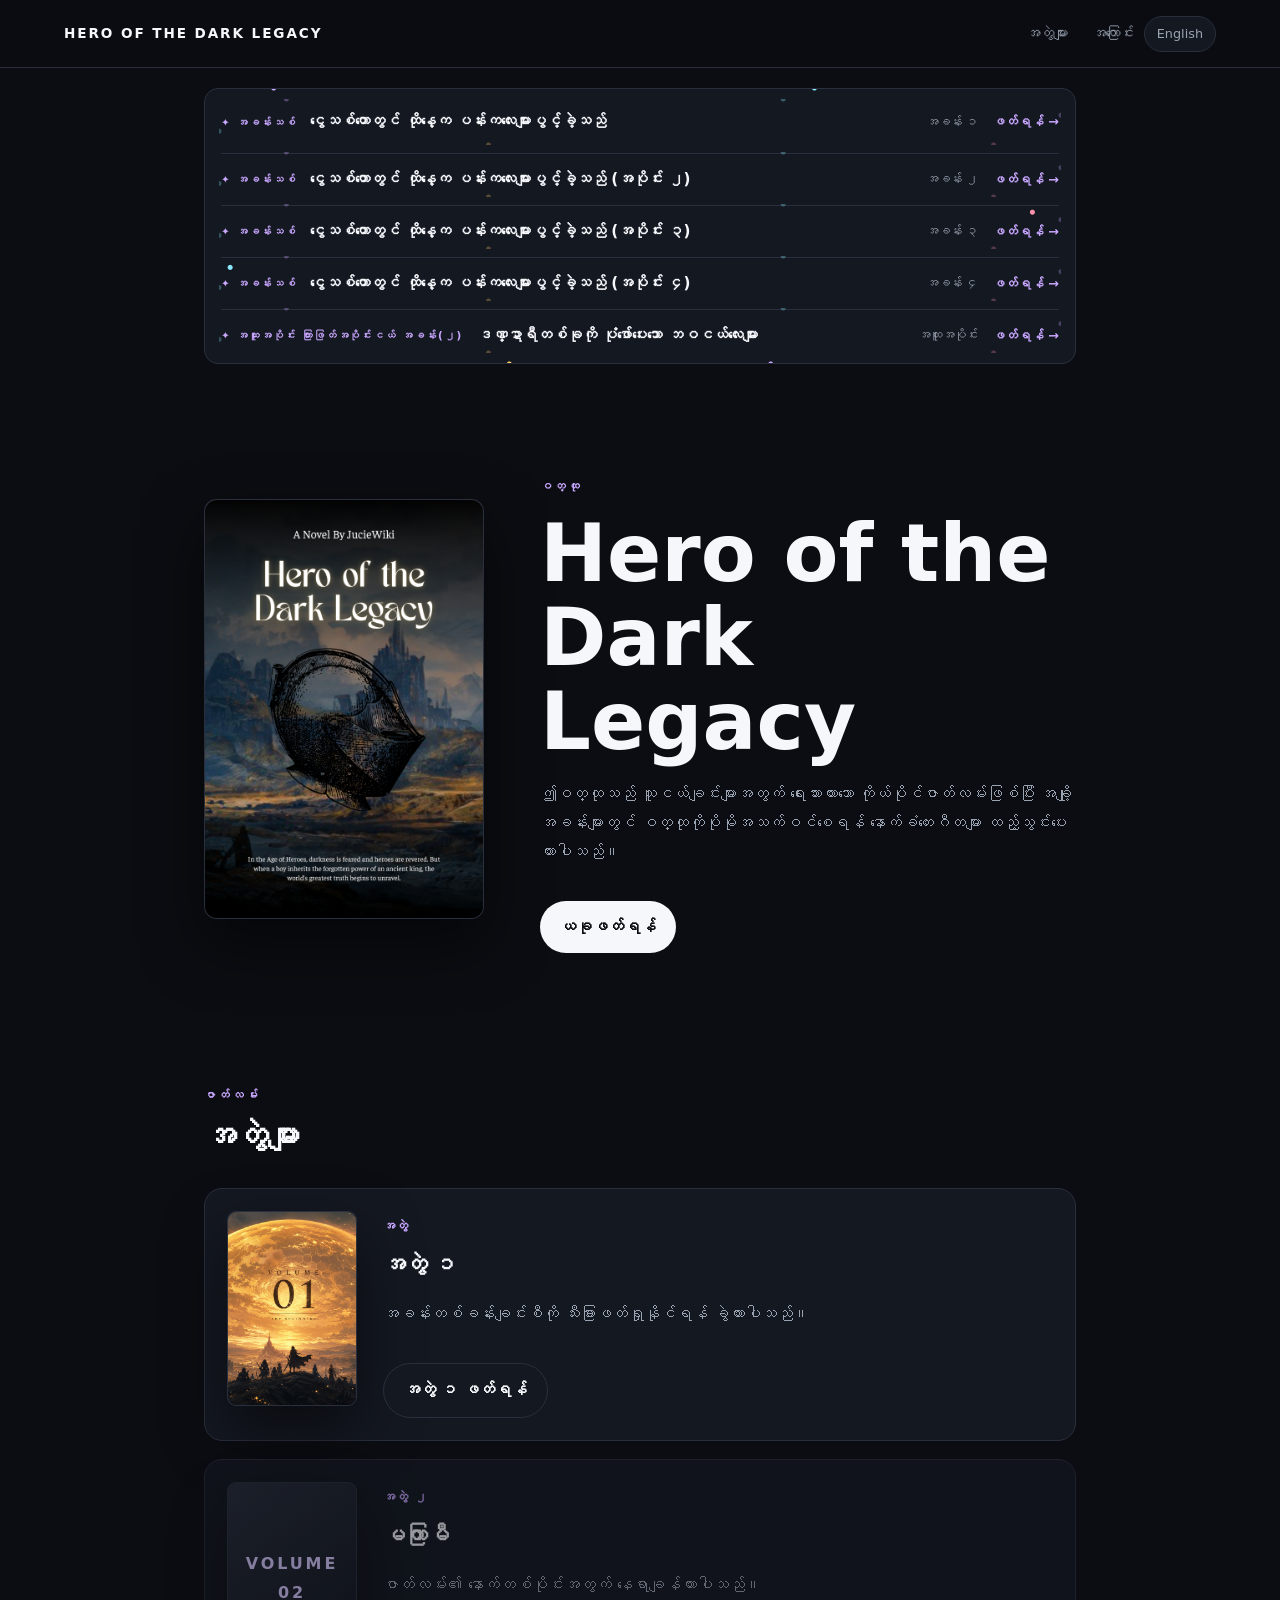
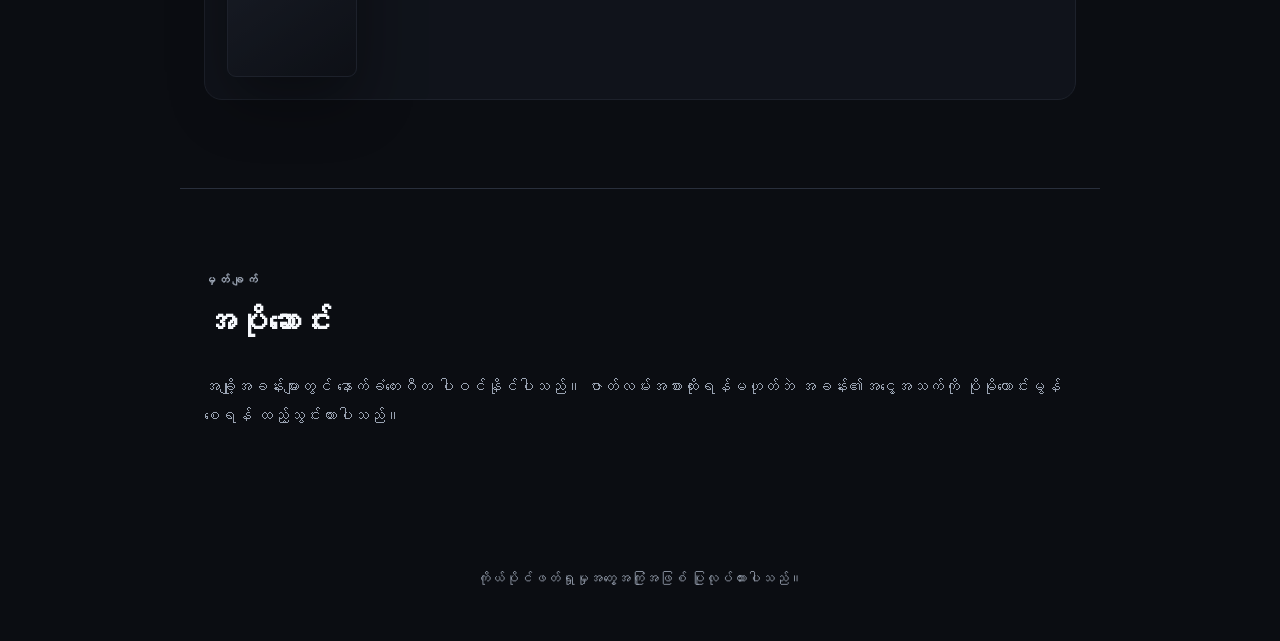
<file: index.html>
<!doctype html>
<html lang="my">
<head>
  <meta charset="utf-8">
  <meta name="viewport" content="width=device-width,initial-scale=1">
  <meta name="theme-color" content="#111827">
  <title>My Novel</title>
  <link rel="stylesheet" href="css/style.css">
  <link rel="manifest" href="manifest.webmanifest">
  <link rel="apple-touch-icon" href="assests/1.png">


<style id="mobile-alignment-fix">
@media (max-width: 600px) {
  .book-cover, .cover, .book, .hero img {
    margin-left: auto;
    margin-right: auto;
  }
  .read-volume, .read-now {
    margin-left: auto;
    margin-right: auto;
  }
}
</style>
</head>
<body>
  <header class="site-header">
    <a class="brand" href="index.html">HERO OF THE DARK LEGACY</a>
    <div class="header-actions">
      <nav id="nav">
        <a href="#volumes" data-i18n="volumes">Volumes</a>
        <a href="#about" data-i18n="about">About</a>
      </nav>
      <button class="language-btn" id="languageBtn" type="button">မြန်မာ</button>
      <button class="menu-btn" id="menuBtn" aria-label="Open menu" data-i18n-aria="openMenu">☰</button>
    </div>
  </header>

  <main>
    <section id="newChapterAnnouncement" class="section new-chapter-section" hidden>
  <div class="new-chapter-card">
    <p class="eyebrow" id="newChapterLabel">✦ NEW EPISODE</p>

    <h2 id="newChapterTitle"></h2>

    <p id="newChapterDescription"></p>

    <a class="secondary-btn" id="newChapterButton" href="#">
      Read Chapter→
    </a>
  </div>
</section>

    <section class="hero">
      <div class="book-cover">
        <img src="./assests/1.png" alt="My Novel book cover">
      </div>
      <div class="hero-copy">
        <p class="eyebrow" data-i18n="aNovel">A NOVEL</p>
        <h1>Hero of the Dark Legacy</h1>
        <p class="description" data-i18n="description">A personal story written for friends, with optional music for selected scenes.</p>
        <a class="primary-btn" href="#volumes" data-i18n="readNow">Read Now</a>
      </div>
    </section>

    <section id="continueReading" class="section continue-reading-section" hidden>
      <div class="section-heading">
        <p data-i18n="eyebrowContinueReading" class="eyebrow">CONTINUE READING</p>
        <h2 data-i18n="continueReading">Continue Reading</h2>
      </div>
    
      <div class="continue-reading-card">
        <div>
          <span data-i18n="volumeOne" class="volume-number">VOLUME 01</span>
          <h3 id="continueChapterTitle"></h3>
          <p id="continueChapterSubtitle"></p>
        </div>
      
        <a class="secondary-btn" id="continueReadingBtn" href="#">
          Continue →
        </a>
      </div>
    </section>

    

    <section id="volumes" class="section">
      <div class="section-heading">
        <p class="eyebrow" data-i18n="story">THE STORY</p>
        <h2 data-i18n="volumes">Volumes</h2>
      </div>

      <article class="volume-card">
        <div class="mini-cover">
            <img src="./assests/volume1.png" alt="Volume 01 cover">
        </div>
        <div class="volume-info">
          <span class="volume-number" data-i18n="volume">Volume 01</span>
          <h3 data-i18n="volumeOne">Volume One</h3>
          <p data-i18n="chapterLoaded">Each chapter is loaded separately for a cleaner reading experience.</p>
          <a class="secondary-btn" href="chapters/volume-01.html" data-i18n="readVolume">Read Volume 01</a>
        </div>
      </article>

      <article class="volume-card coming-soon">
        <div class="mini-cover">VOLUME<br>02</div>
        <div class="volume-info">
          <span class="volume-number" data-i18n="volumeTwo">Volume 02</span>
          <h3 data-i18n="comingLater">Coming Later</h3>
          <p data-i18n="nextPart">A space ready for the next part of the story.</p>
        </div>
      </article>
    </section>

    <section id="about" class="section about">
      <p class="eyebrow" data-i18n="note">NOTE</p>
      <h2 data-i18n="extra">A little extra</h2>
      <p data-i18n="aboutText">Some scenes may include optional background music. It is designed to add atmosphere, not replace the story.</p>
    </section>
  </main>

  <footer data-i18n="footer">Made as a personal reading experience.</footer>
  <script src="js/i18n.js"></script>
  <script src="js/app.js"></script>
</body>
</html>
</file>
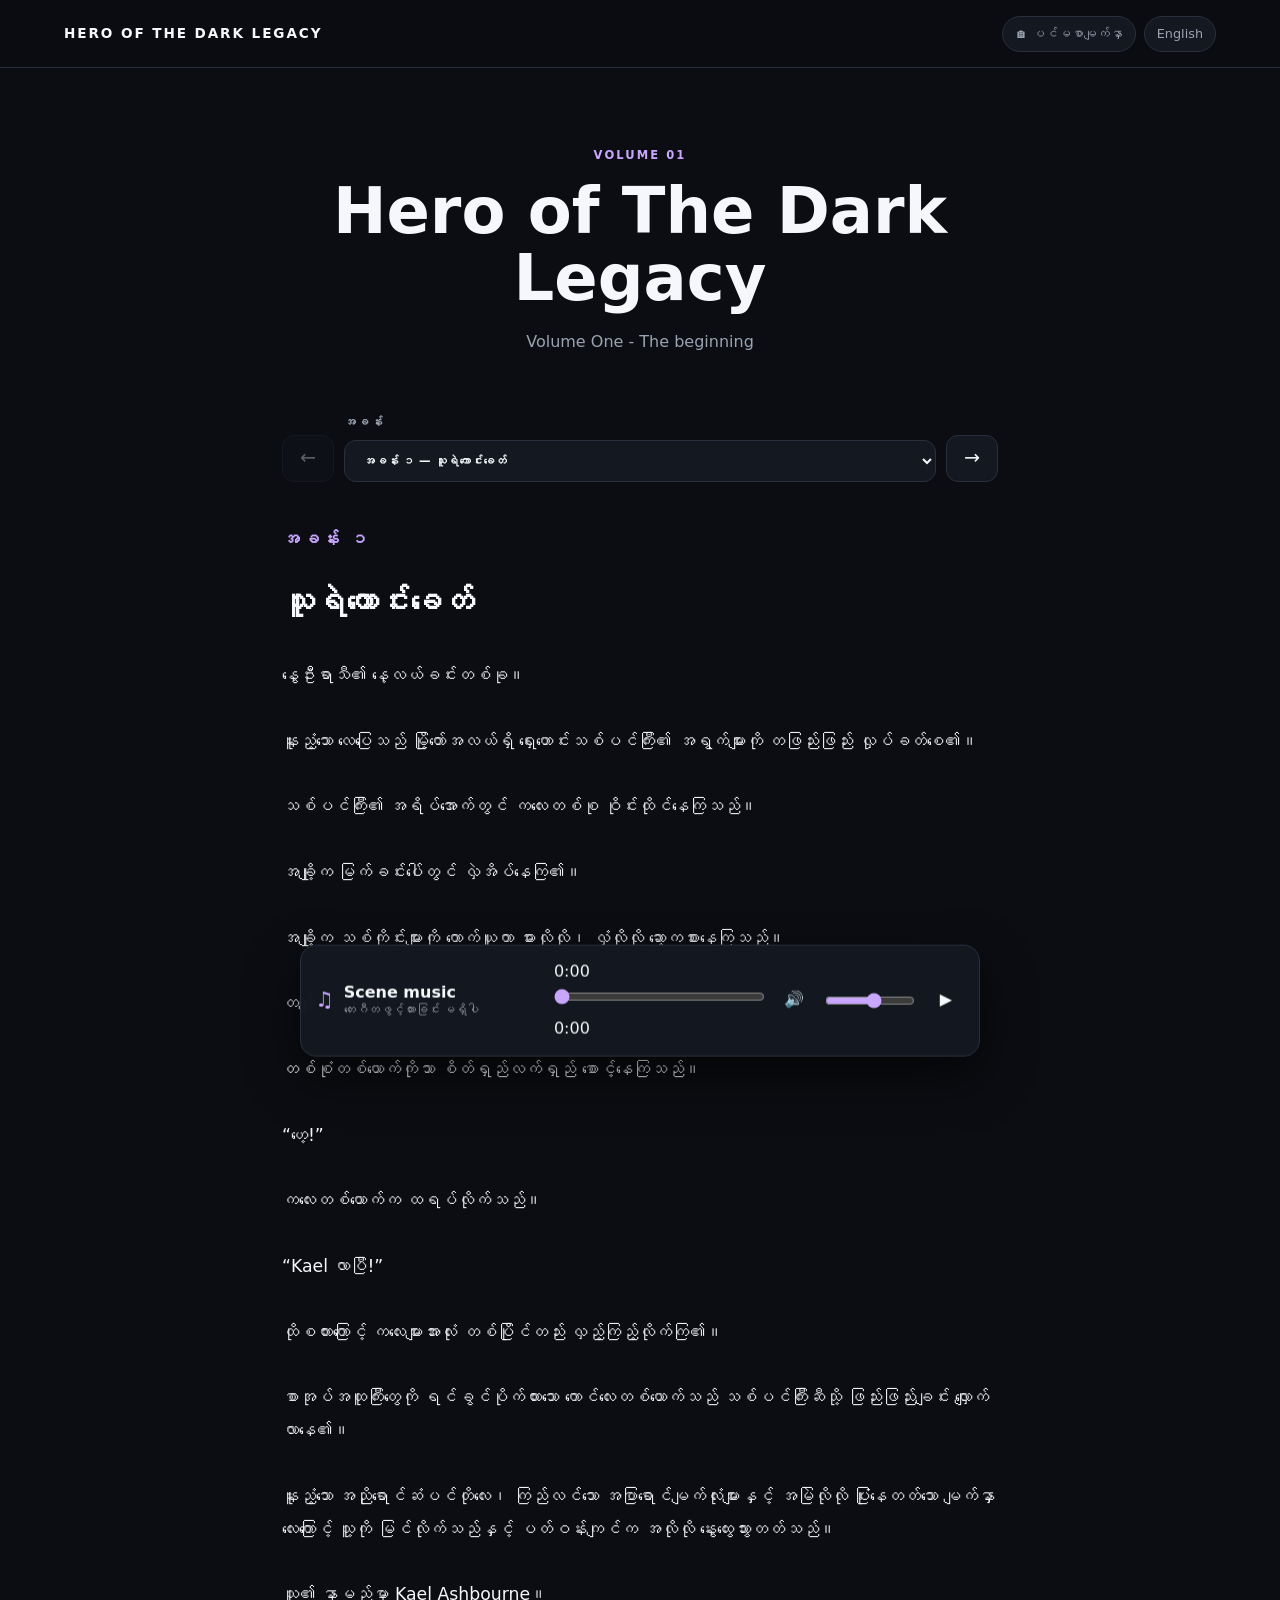
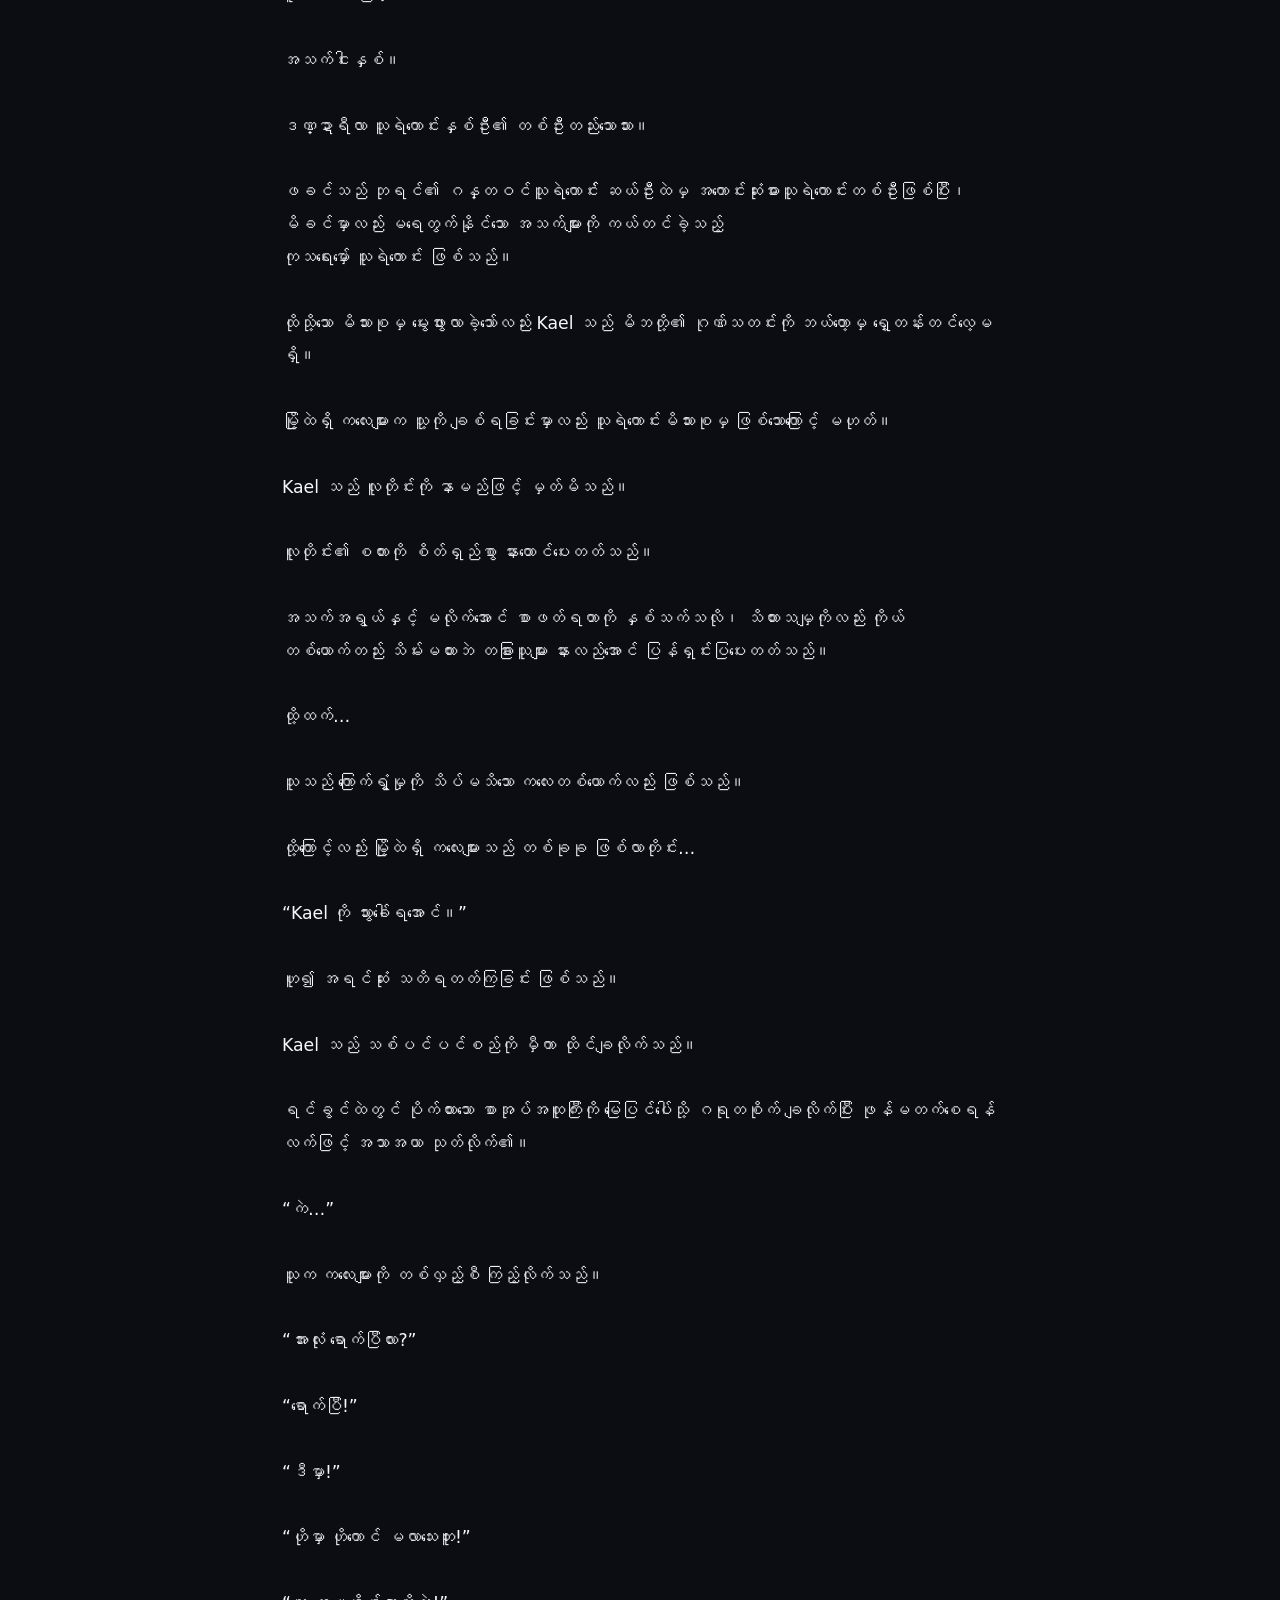
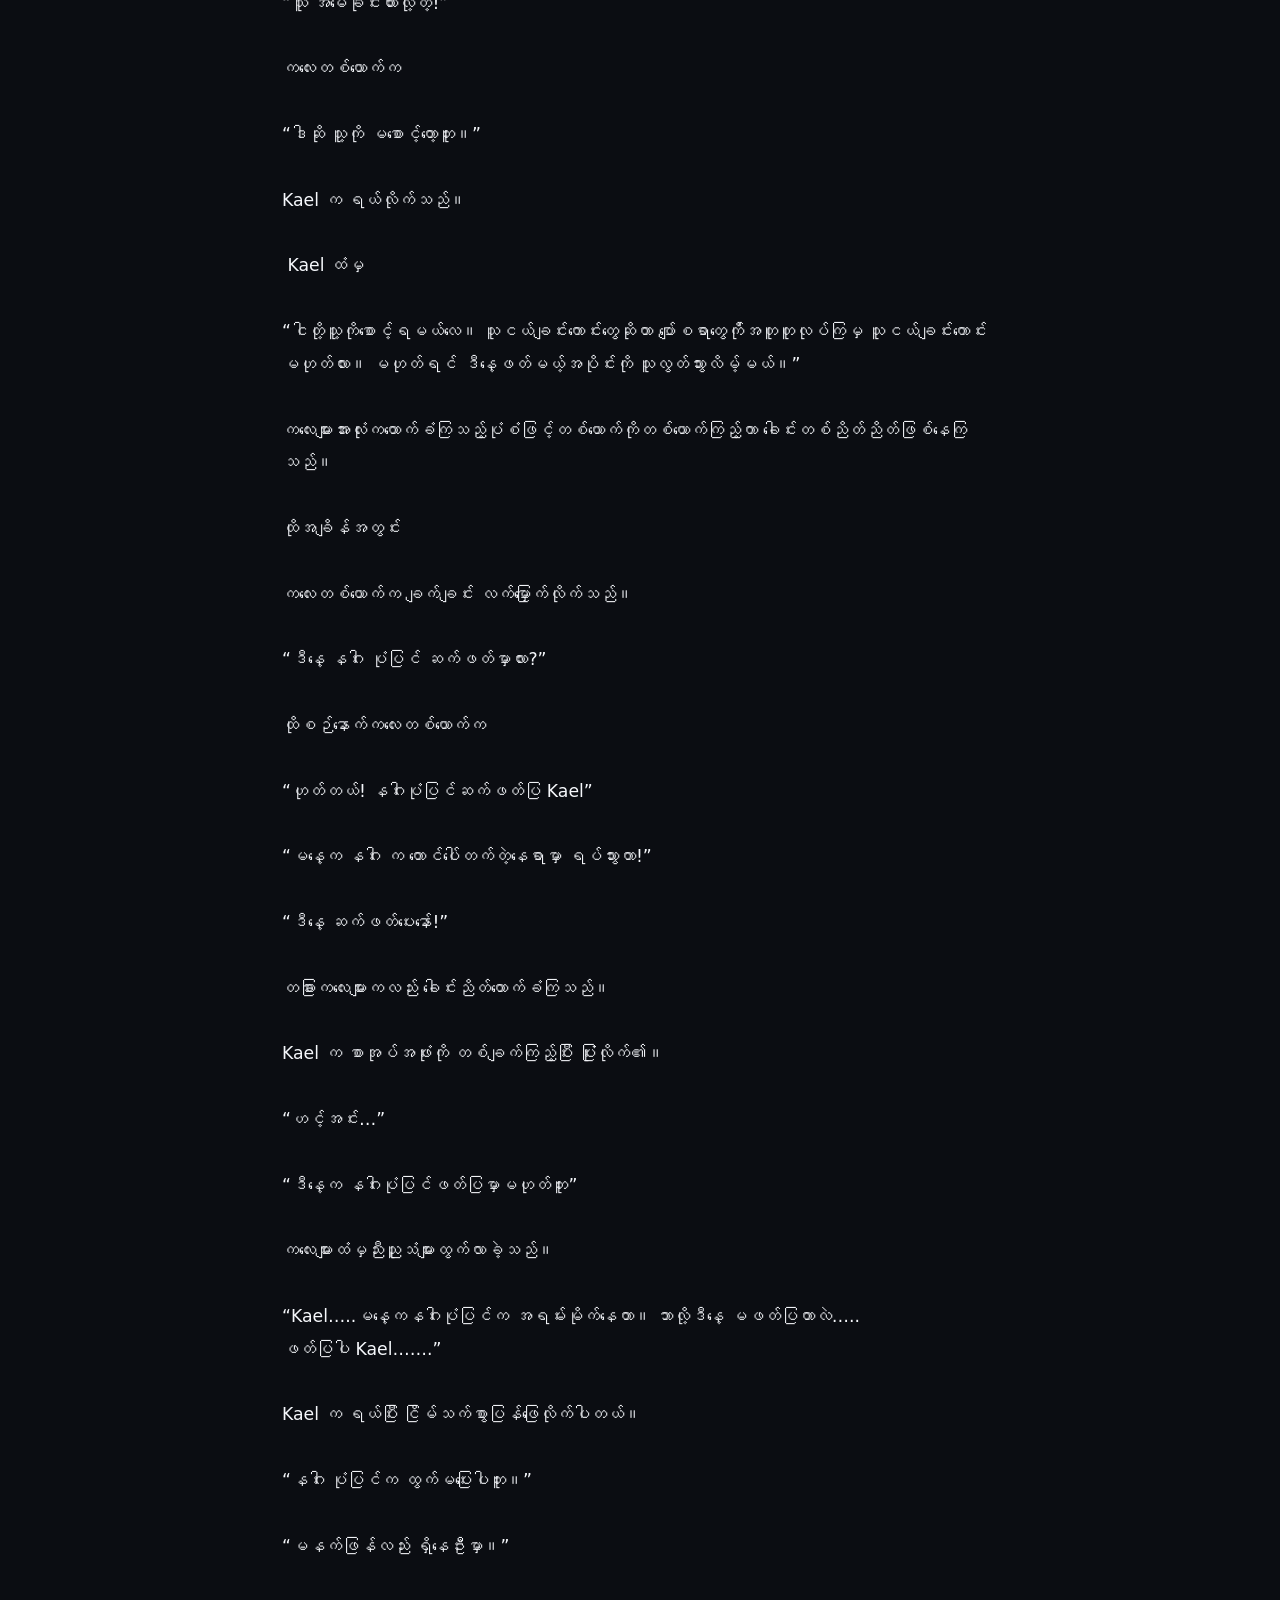
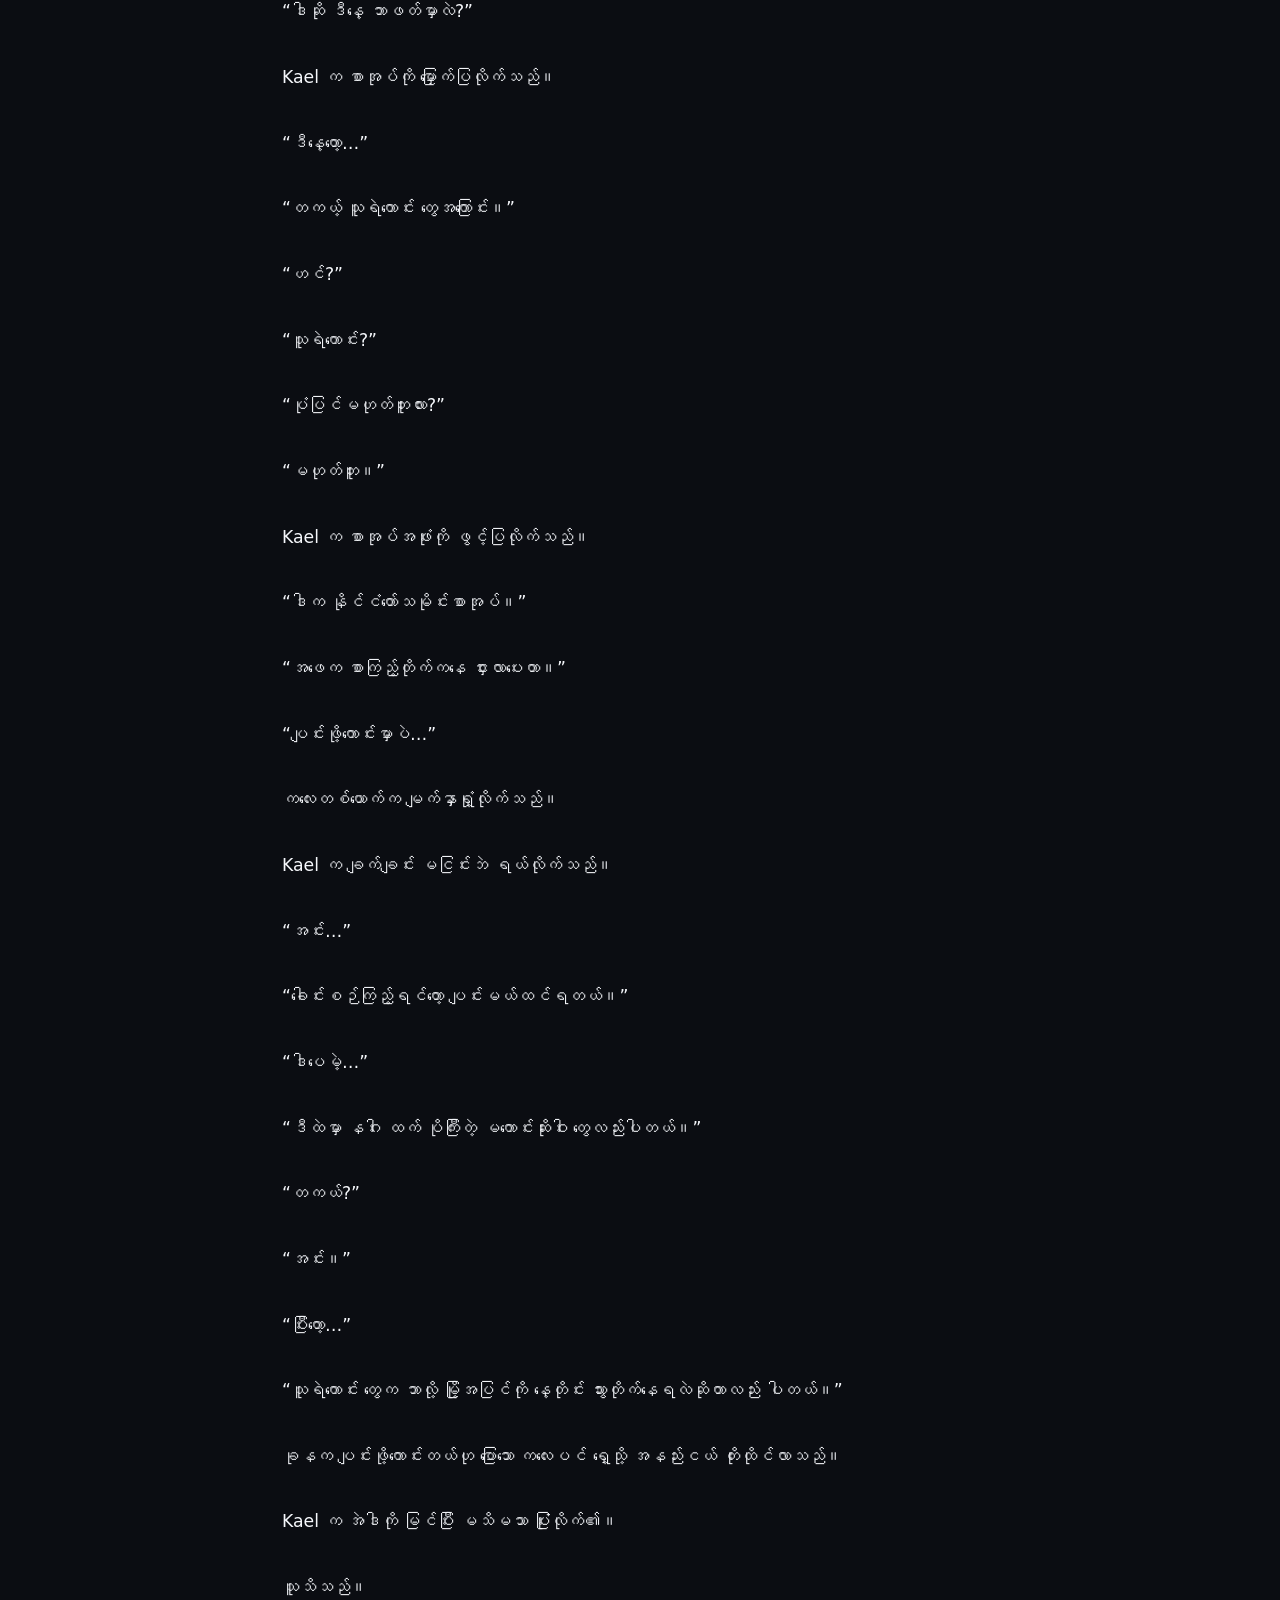
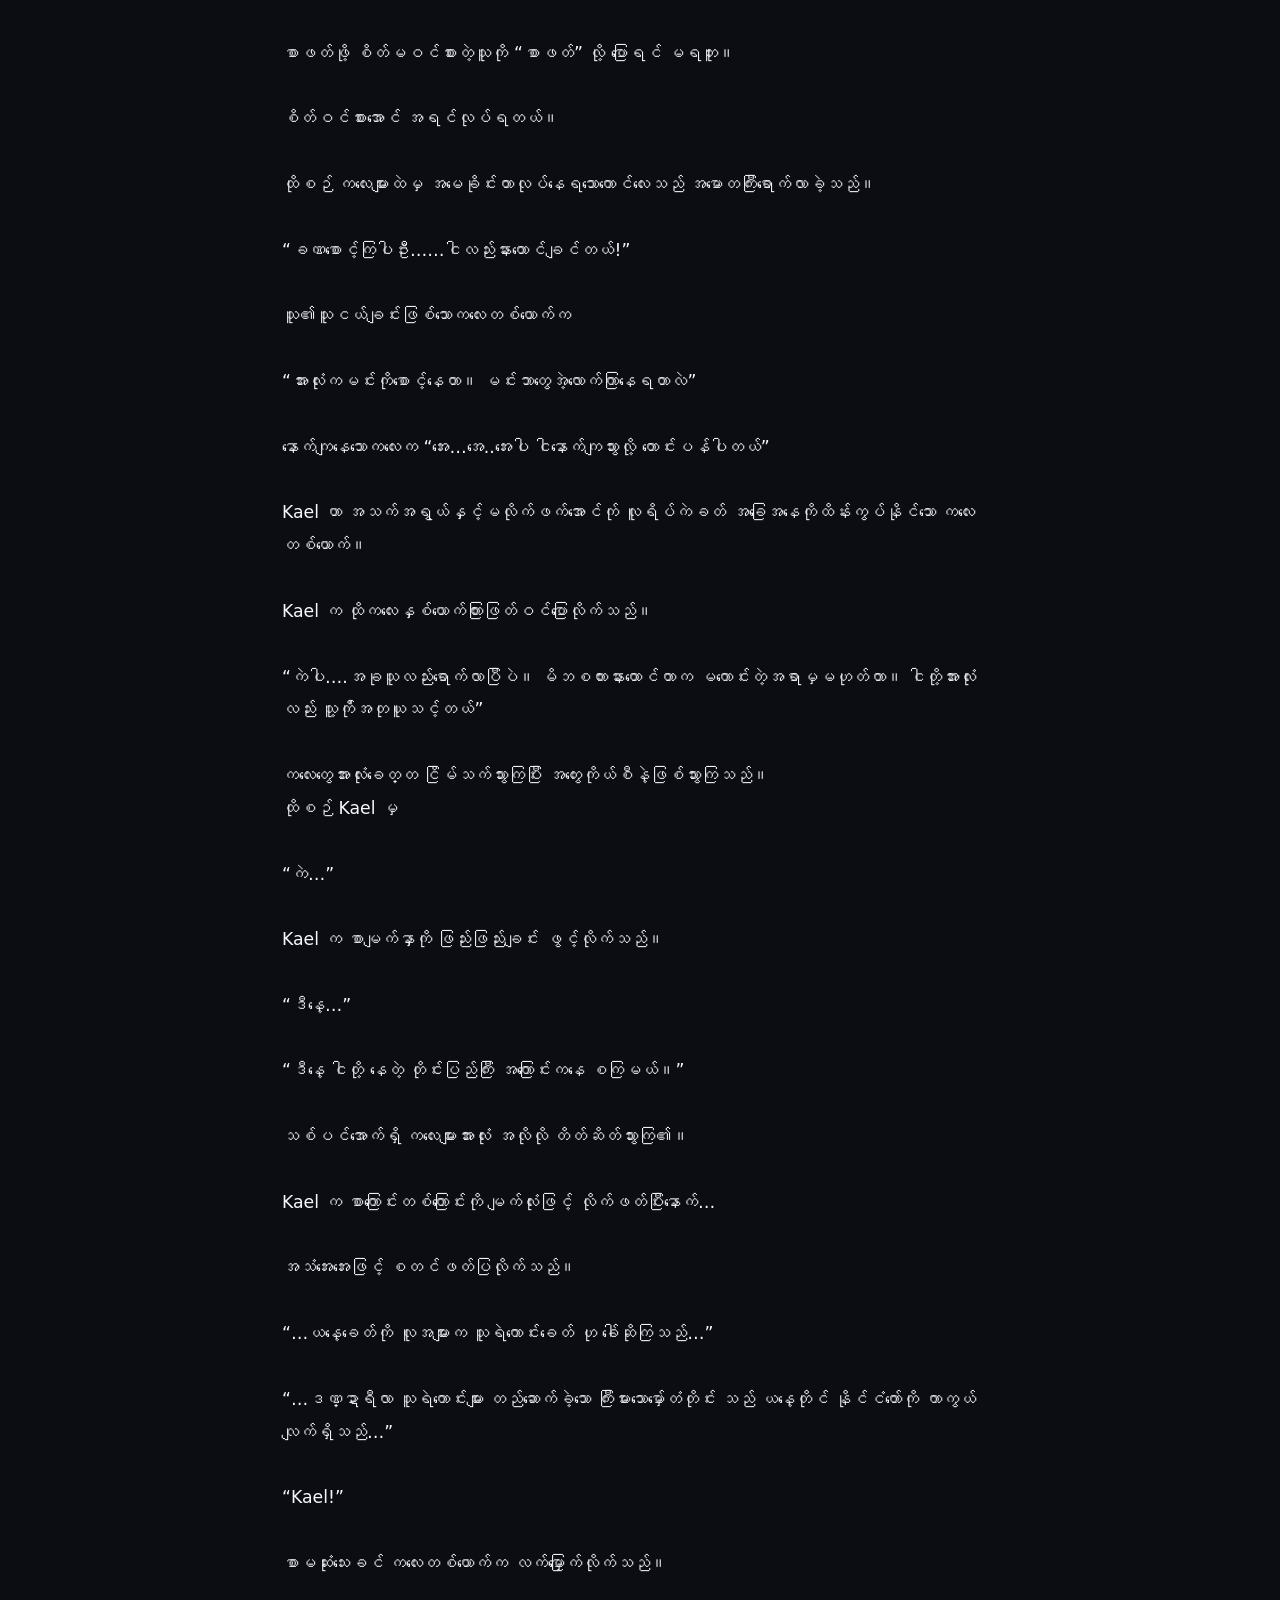
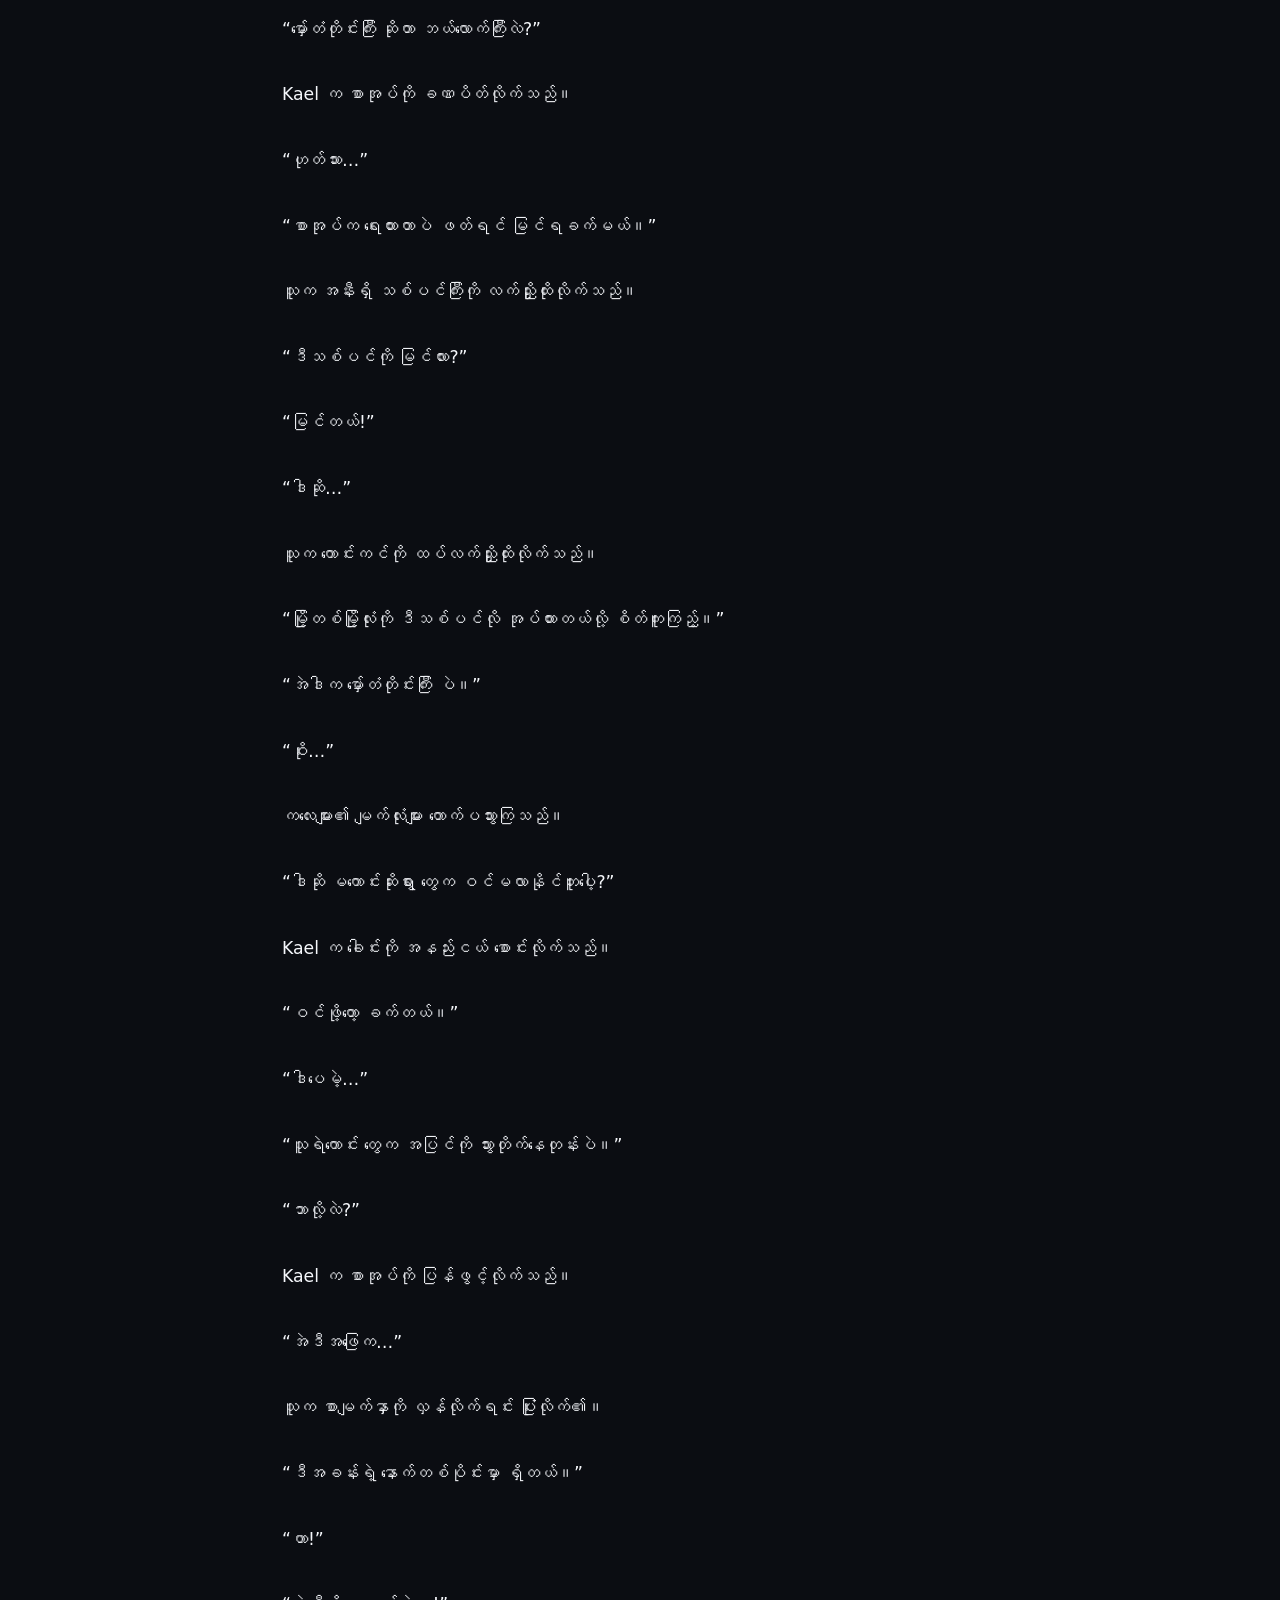
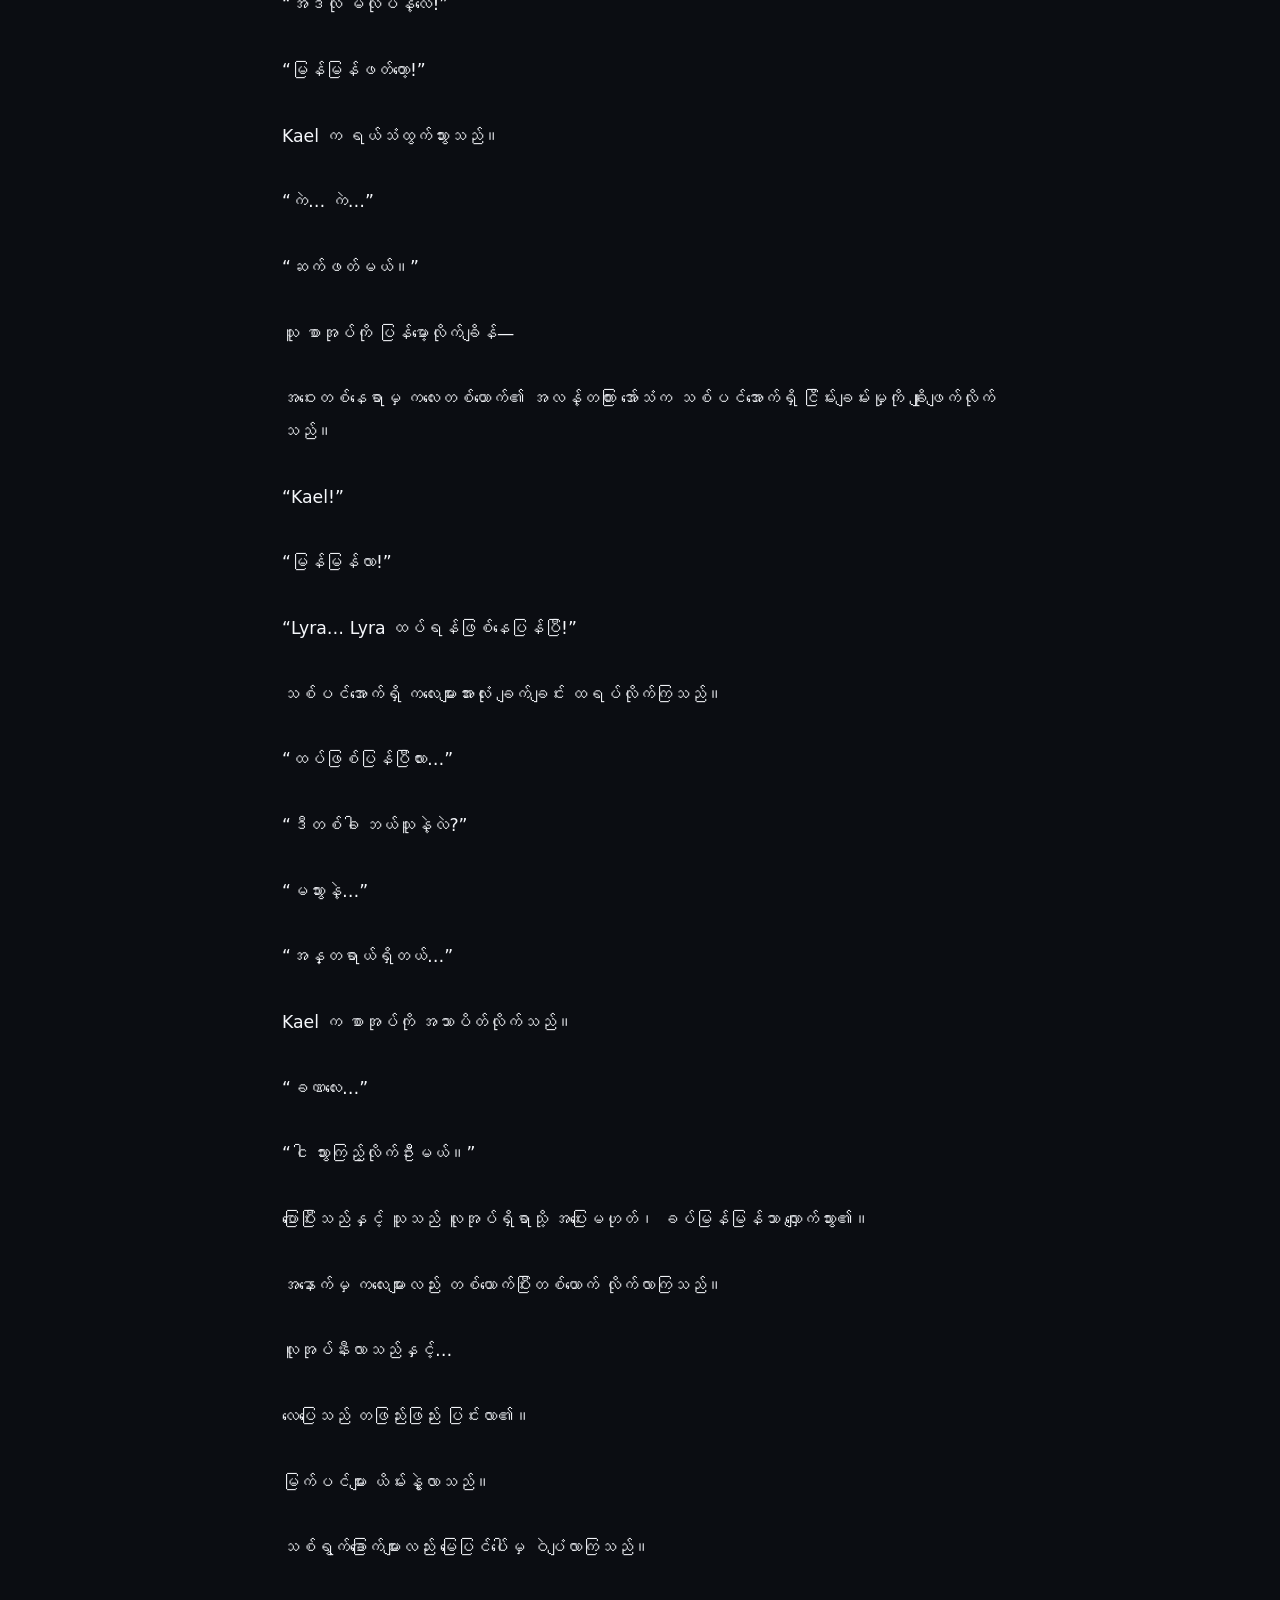
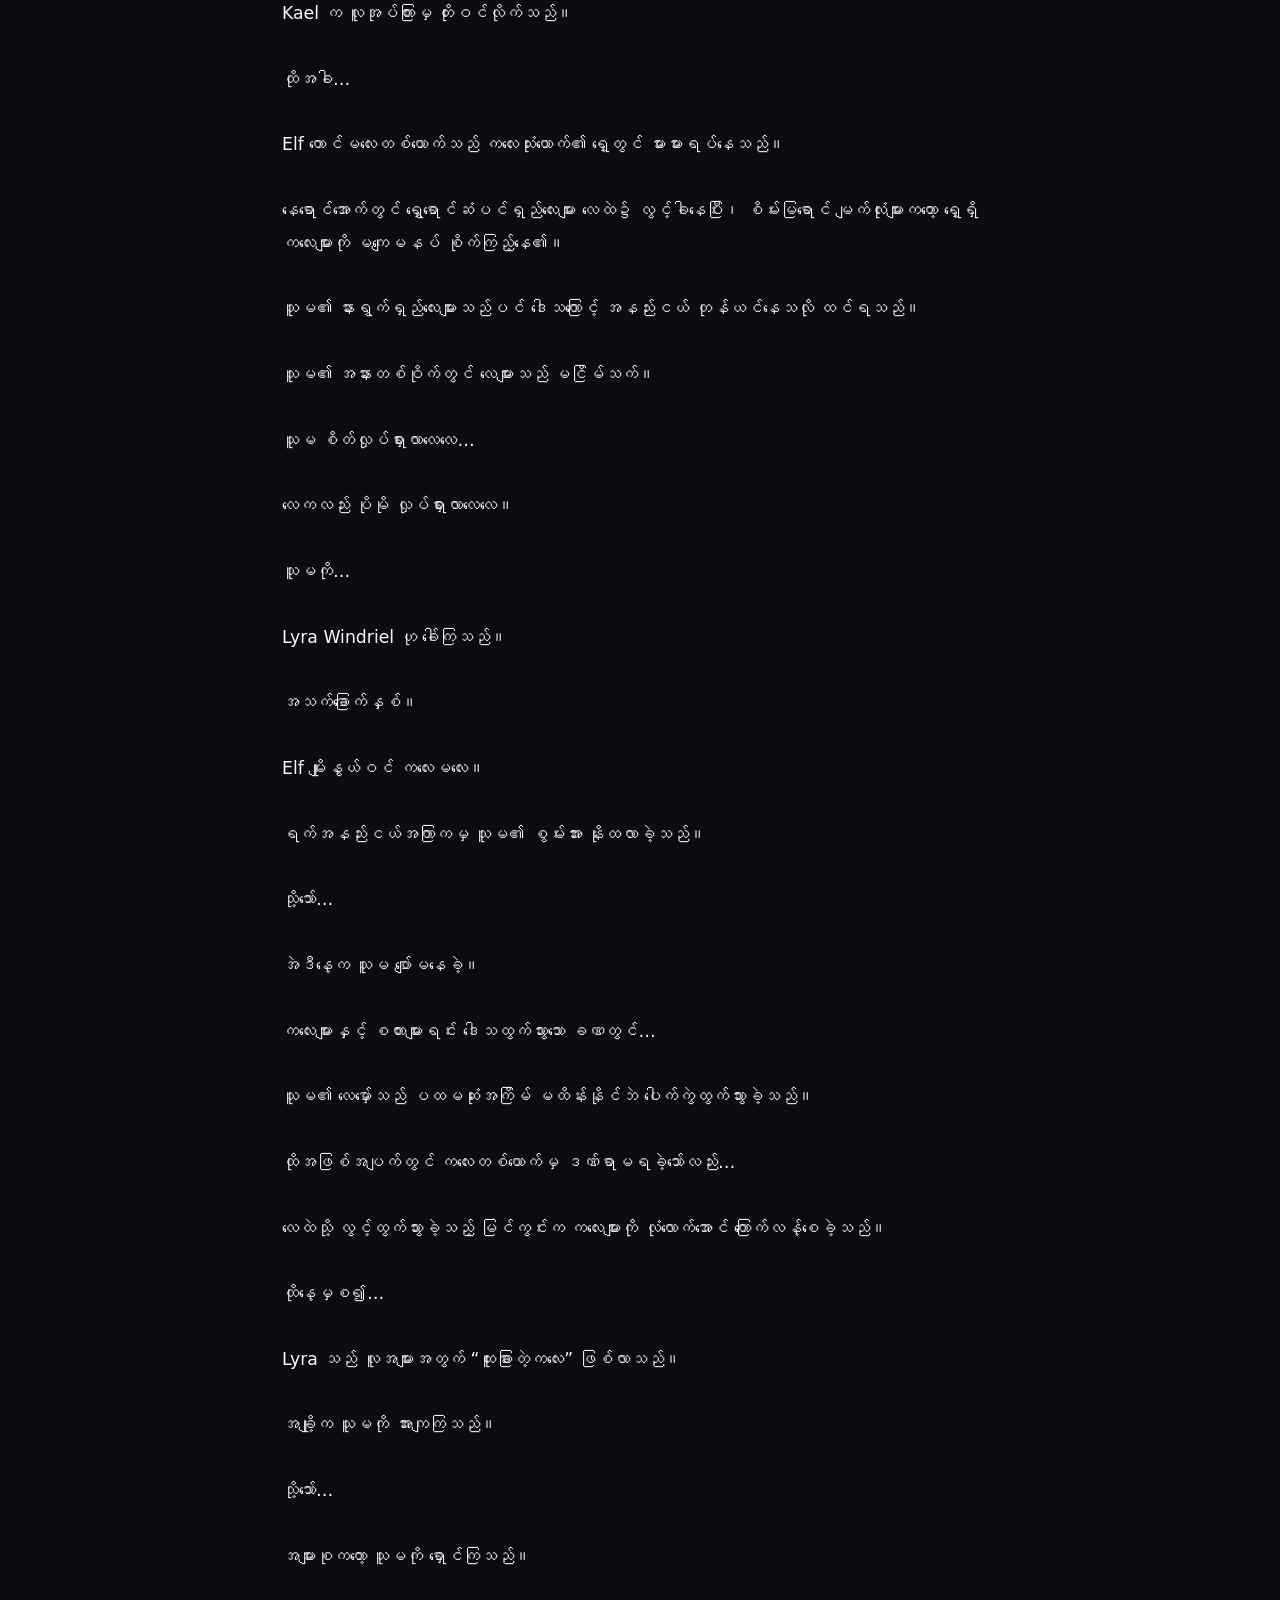
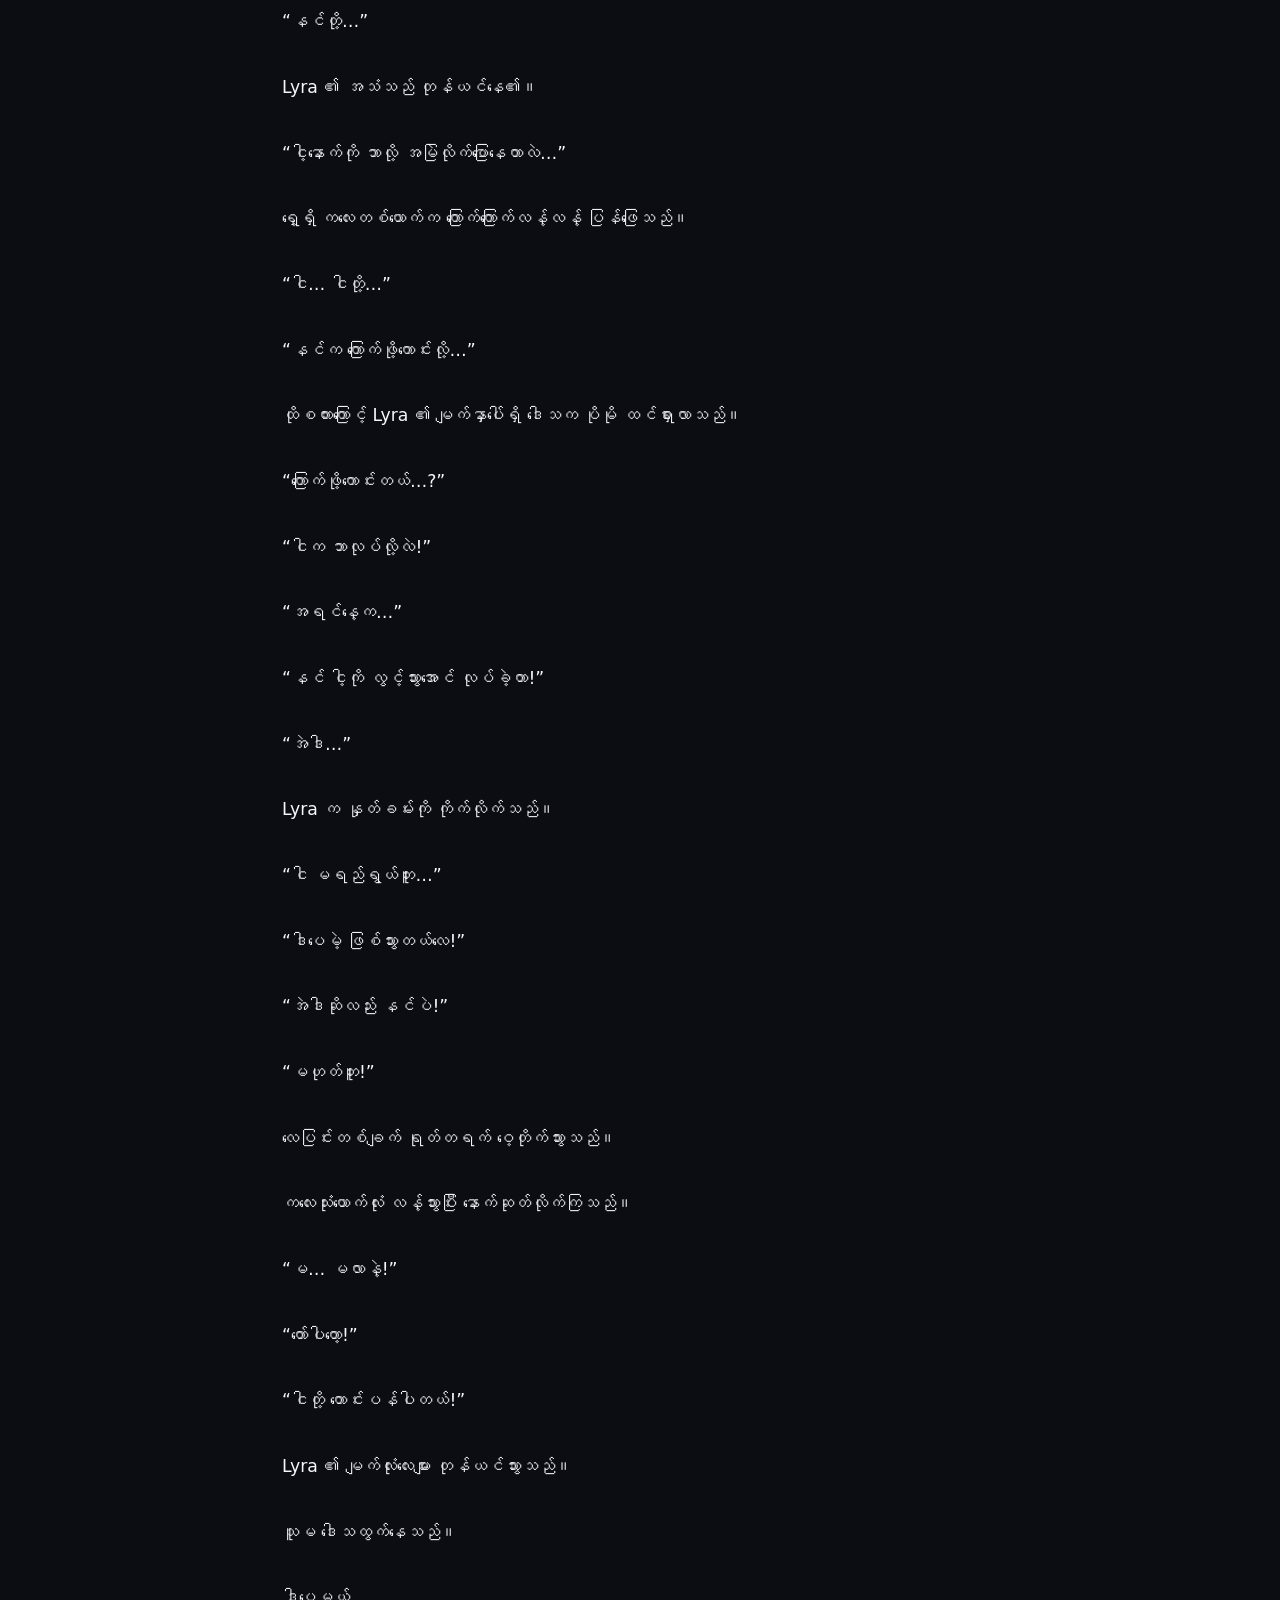
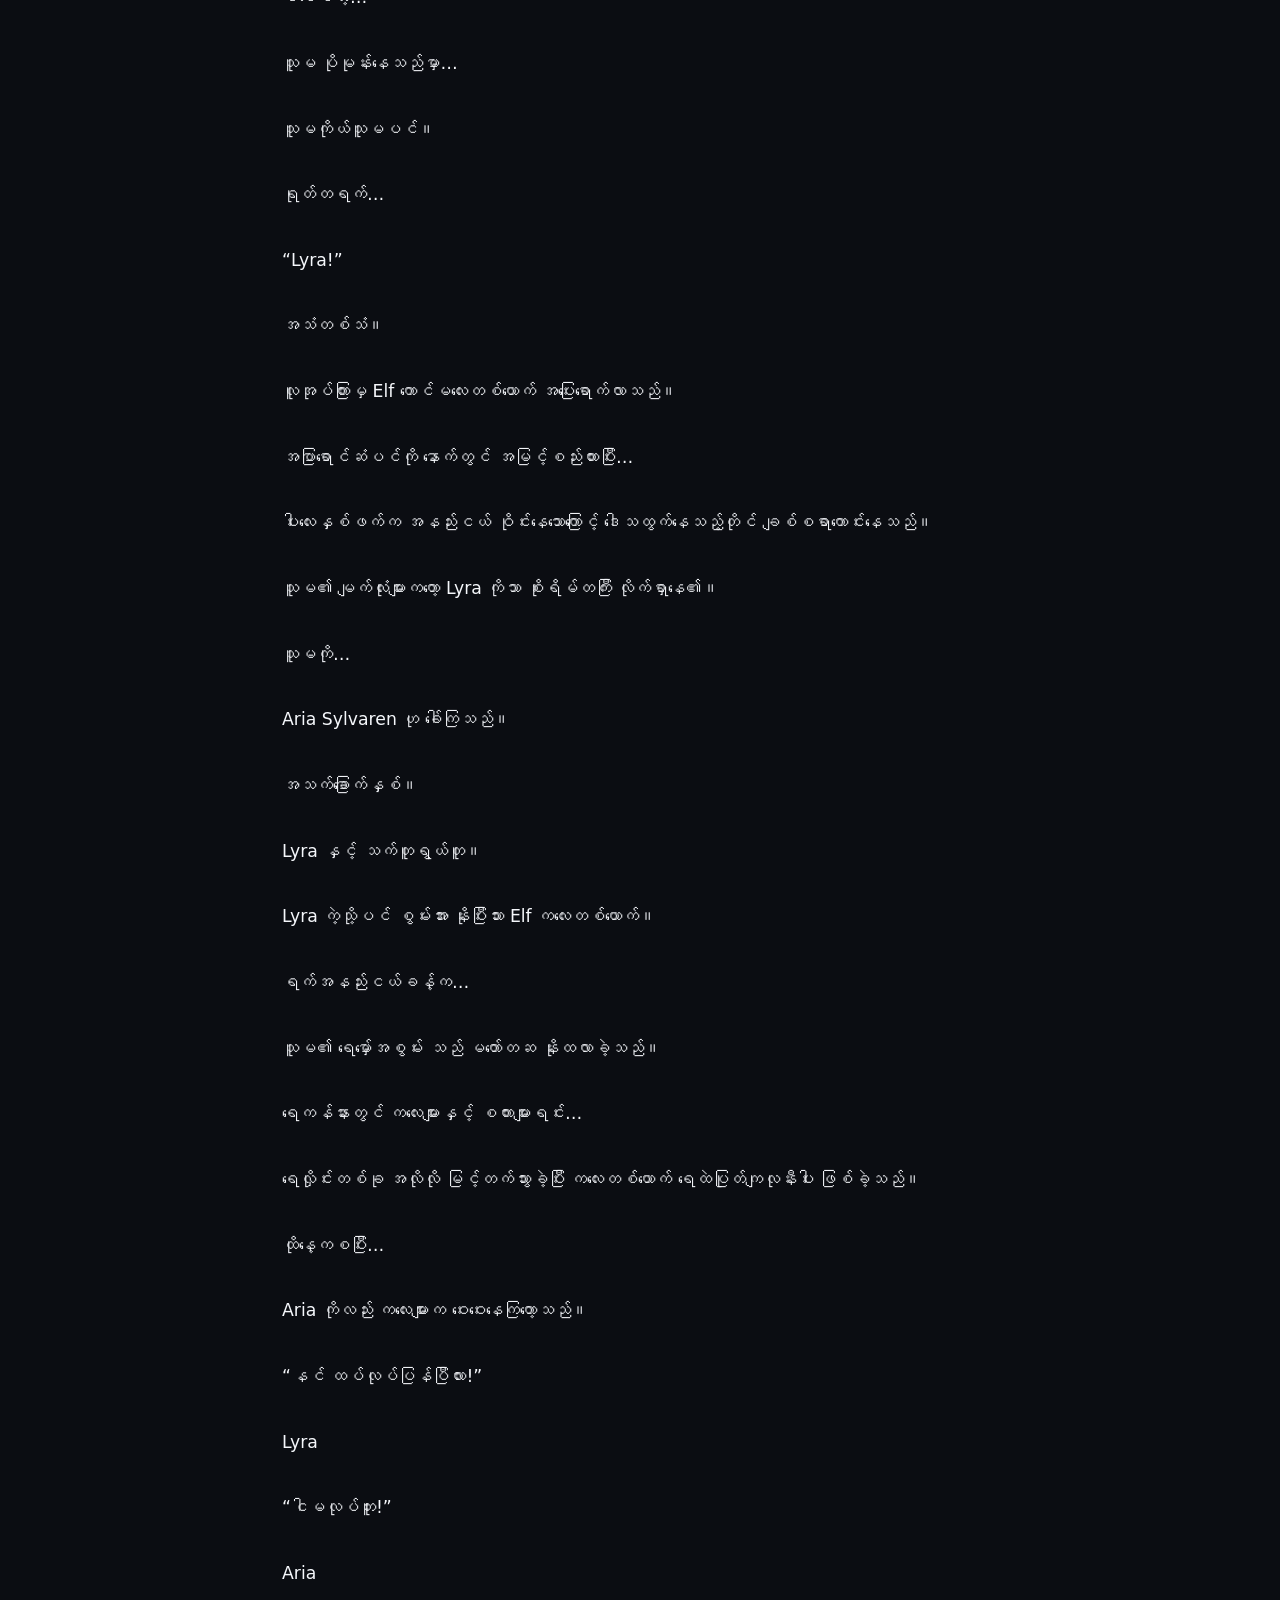
<file: chapters/volume-01.html>
<!doctype html>
<html lang="my">
<head>
  <meta charset="utf-8">
  <meta name="viewport" content="width=device-width,initial-scale=1">
  <meta name="theme-color" content="#111827">
  <title>Volume 01 — My Novel</title>
  <link rel="stylesheet" href="../css/style.css">  
  <link rel="manifest" href="../manifest.webmanifest">
  <link rel="apple-touch-icon" href="../assests/1.png">

</head>
<body class="reader-page">
  <header class="site-header">
    <a class="brand" href="../index.html">HERO OF THE DARK LEGACY</a>
    <div class="reader-header-actions">
      <a class="back-link" href="../index.html" data-i18n="home">🏠︎Home</a>
      <button class="language-btn" id="languageBtn" type="button">မြန်မာ</button>
    </div>
  </header>

  <main class="reader">
    <div class="reader-heading">
      <p class="eyebrow">VOLUME 01</p>
      <h1 id="volumeTitle">Volume One</h1>
      <p class="reader-subtitle" id="volumeSubtitle">Loading…</p>
    </div>

    <div class="music-notice" id="musicNotice" hidden>
      <strong data-i18n="optionalMusic">Optional scene music</strong>
      <span data-i18n="musicDescription">Some passages contain background music. You can mute or adjust it anytime.</span>
      <button id="dismissNotice" data-i18n="gotIt">Got it</button>
    </div>

    <div class="chapter-controls" id="chapterControls" hidden>
      <button class="chapter-arrow" id="prevChapter" type="button" aria-label="Previous chapter" data-i18n-aria="previous">←</button>
      <label class="chapter-select-wrap">
        <span data-i18n="chapter">Chapter</span>
        <select id="chapterSelect" aria-label="Choose chapter"></select>
      </label>
      <button class="chapter-arrow" id="nextChapter" type="button" aria-label="Next chapter" data-i18n-aria="next">→</button>
    </div>

    <div class="reader-loading" id="readerLoading" data-i18n="loadingStory">Loading the story…</div>
    <div class="reader-error" id="readerError" hidden></div>
    <article id="chapterContainer" class="chapter active" aria-live="polite"></article>

    <div class="reader-footer" id="readerFooter" hidden>
      <div class="bottom-chapter-nav" aria-label="Chapter navigation">
        <button class="chapter-bottom-btn" id="prevChapterBottom" type="button" data-i18n="previous">←Previous</button>
        <button class="chapter-bottom-btn" id="nextChapterBottom" type="button" data-i18n="next">Next→</button>
      </div>
      <button class="secondary-btn" id="backToTop" type="button" data-i18n="backToTop">↑ Back to top</button>
    </div>

    <div class="audio-player" id="audioPlayer" aria-live="polite">
  <div class="audio-icon">♫</div>

  <div class="audio-info">
    <strong id="audioTitle">Scene music</strong>
    <span id="audioStatus">No music playing</span>
  </div>

  <!-- Music progress / seek -->
  <div class="audio-progress">
    <span id="audioCurrentTime">0:00</span>

    <input
      id="audioSeek"
      type="range"
      min="0"
      max="100"
      step="0.1"
      value="0"
      aria-label="Music position"
    >

    <span id="audioDuration">0:00</span>
  </div>

  <button
    id="muteBtn"
    aria-label="Mute music"
    data-i18n-aria="muteMusic"
  >🔊</button>

  <input
    id="volume"
    type="range"
    min="0"
    max="1"
    step="0.01"
    value="0.55"
    aria-label="Music volume"
  >

  <button
    id="pauseBtn"
    aria-label="Pause music"
  >||</button>
</div>
  </main>

  <audio id="sceneAudio" preload="auto" loop></audio>
  <script src="../js/i18n.js"></script>
  <script src="../js/reader.js"></script>
</body>
</html>
</file>
<file: css/style.css>
*{box-sizing:border-box}
:root{--bg:#0b0d12;--surface:#141821;--surface2:#1b202c;--text:#f5f7fb;--muted:#9aa3b2;--line:#292f3c;--accent:#c9a7ff;--max:920px}
html{scroll-behavior:smooth}
body{margin:0;background:var(--bg);color:var(--text);font-family:Inter,system-ui,-apple-system,BlinkMacSystemFont,"Segoe UI","Noto Sans Myanmar",sans-serif;line-height:1.8}
a{color:inherit;text-decoration:none}
button{font:inherit}
.site-header{height:68px;display:flex;align-items:center;justify-content:space-between;padding:0 5%;border-bottom:1px solid var(--line);position:sticky;top:0;background:rgba(11,13,18,.88);backdrop-filter:blur(14px);z-index:20}
.brand{font-weight:800;letter-spacing:.14em;font-size:.85rem}
.site-header nav{display:flex;gap:24px;color:var(--muted);font-size:.9rem}
.menu-btn{display:none;background:none;border:0;color:var(--text);font-size:1.4rem}
.hero{max-width:var(--max);margin:auto;padding:80px 24px 50px;display:grid;grid-template-columns:280px 1fr;gap:56px;align-items:center}
.book-cover,.mini-cover{background:linear-gradient(145deg,#272d3b,#0f1219);border:1px solid var(--line);box-shadow:0 25px 60px #0008}
.book-cover{aspect-ratio:2/3;border-radius:12px;display:grid;place-items:center}
.cover-placeholder,.mini-cover{display:grid;place-items:center;text-align:center;font-weight:900;letter-spacing:.18em;color:#d9c9ff}
.cover-placeholder{font-size:1.4rem}
.eyebrow,.chapter-label{font-size:.72rem;letter-spacing:.18em;color:var(--accent);font-weight:800}
h1{font-size:clamp(2.5rem,7vw,5rem);line-height:1.05;margin:.2em 0}
h2{font-size:2rem;line-height:1.2;margin:.2em 0 1em}
h3{font-size:1.4rem;margin:.2em 0}
.description,.volume-info p,.about p{color:var(--muted)}
.primary-btn,.secondary-btn{display:inline-flex;align-items:center;justify-content:center;border-radius:999px;padding:12px 20px;font-weight:750;margin-top:18px}
.primary-btn{background:var(--text);color:#0b0d12}
.secondary-btn{border:1px solid var(--line);background:var(--surface)}
.section{max-width:var(--max);margin:auto;padding:70px 24px}
.section-heading{margin-bottom:30px}
.volume-card{display:grid;grid-template-columns:130px 1fr;gap:26px;padding:22px;border:1px solid var(--line);border-radius:18px;background:var(--surface);margin:18px 0;transition:.2s}
.volume-card:hover{transform:translateY(-2px);border-color:#444c5c}
.mini-cover{width:130px;aspect-ratio:2/3;border-radius:9px}
.volume-number{font-size:.75rem;color:var(--accent);font-weight:800;letter-spacing:.12em}
.coming-soon{opacity:.6}
.about{border-top:1px solid var(--line)}
footer{text-align:center;color:var(--muted);padding:50px 20px;font-size:.85rem}

.reader{max-width:760px;margin:auto;padding:65px 22px 130px}
.reader-heading{text-align:center;margin-bottom:55px}
.reader-heading h1{font-size:clamp(2.2rem,8vw,4rem)}
.reader-subtitle{color:var(--muted)}
.music-notice{display:grid;grid-template-columns:1fr auto;gap:3px 20px;padding:16px 18px;margin-bottom:38px;border:1px solid #3a3248;border-radius:14px;background:#171420}
.music-notice span{color:var(--muted);font-size:.88rem}
.music-notice button{grid-column:2;grid-row:1/3;align-self:center;background:none;border:1px solid var(--line);color:var(--text);border-radius:999px;padding:8px 13px;cursor:pointer}

.chapter-controls{display:grid;grid-template-columns:52px minmax(0,1fr) 52px;gap:10px;align-items:end;margin-bottom:42px}
.chapter-select-wrap{display:flex;flex-direction:column;gap:7px;color:var(--muted);font-size:.72rem;letter-spacing:.12em;text-transform:uppercase;font-weight:800}
.chapter-select-wrap select{width:100%;padding:12px 42px 12px 14px;border:1px solid var(--line);border-radius:12px;background:var(--surface);color:var(--text);font:inherit;cursor:pointer}
.chapter-arrow{height:47px;border:1px solid var(--line);border-radius:12px;background:var(--surface);color:var(--text);font-size:1.2rem;cursor:pointer}
.chapter-arrow:hover:not(:disabled){border-color:#555e70}
.chapter-arrow:disabled{opacity:.35;cursor:not-allowed}

.chapter{display:block}
.chapter h2{font-size:2rem;margin-bottom:38px}
.chapter-loading{padding:18px;border:1px solid var(--line);border-radius:12px;background:var(--surface);color:var(--muted)}
.chapter p{font-size:1.08rem;margin:0 0 1.6em}
.text-block{font-size:1.08rem;line-height:1.9;white-space:pre-wrap;overflow-wrap:anywhere;min-width:0;margin:0}

/* Music passage — only spacing changed */
.music-scene{
  position:relative;
  margin:8px 0 .8em;
  padding:5px .42em;
  border-radius:7px;
  background:linear-gradient(90deg,rgba(139,92,246,.14),rgba(139,92,246,.055) 72%,transparent);
  box-shadow:inset 2px 0 0 rgba(139,92,246,.5)
}


.music-mark{display:inline-block;margin-right:.4em;color:var(--accent);font-size:.9em;opacity:.9}
code{font-size:.85em;color:var(--accent)}
.back-link{color:var(--muted);font-size:.9rem}

.audio-player{
  position:fixed;
  left:50%;
  bottom:max(12px, env(safe-area-inset-bottom));
  transform:translateX(-50%) translateY(150%);
  width:min(680px,calc(100% - 24px));
  display:flex;
  flex-wrap:wrap;
  align-items:center;
  gap:10px;
  padding:12px 14px;
  border:1px solid var(--line);
  border-radius:16px;
  background:rgba(20,24,33,.97);
  backdrop-filter:blur(18px);
  box-shadow:0 20px 50px #0009;
  z-index:30;
  transition:transform .25s ease
}
.audio-player.visible{transform:translateX(-50%)}
.audio-icon{flex-shrink:0;font-size:1.3rem;color:var(--accent)}
.audio-info{min-width:0;display:flex;flex-direction:column;flex:1 1 120px;line-height:1.25}
.audio-info span{font-size:.75rem;color:var(--muted);white-space:nowrap;overflow:hidden;text-overflow:ellipsis}
.audio-player button{flex-shrink:0;min-width:38px;min-height:38px;border:0;border-radius:8px;background:none;color:var(--text);font:inherit;cursor:pointer;touch-action:manipulation}
#volume{flex:0 1 90px;min-width:45px;width:90px;accent-color:var(--accent)}
#audioSeek{flex:1;min-width:30px;width:100%;margin:0;accent-color:var(--accent);cursor:pointer;touch-action:pan-y}

@media(max-width:680px){
 .site-header nav{display:none}
 .menu-btn{display:block}
 .site-header.nav-open nav{display:flex;position:absolute;top:68px;left:0;right:0;background:var(--bg);padding:18px 5%;border-bottom:1px solid var(--line);flex-direction:column;gap:10px}
 .hero{grid-template-columns:1fr;padding-top:50px;text-align:center}
 .book-cover{width:min(220px,65vw);margin:auto}
 .volume-card{grid-template-columns:90px 1fr;padding:16px;gap:16px}
 .mini-cover{width:90px}
 .music-notice{grid-template-columns:1fr}
 .music-notice button{grid-column:auto;grid-row:auto;justify-self:start}
 .chapter-controls{grid-template-columns:44px minmax(0,1fr) 44px}
 .chapter-arrow{height:45px}
 .audio-player{gap:8px;width:calc(100% - 20px);padding:10px;bottom:max(10px, env(safe-area-inset-bottom))}
 .audio-icon{display:none}
 .audio-info{font-size:.9rem;flex:1 1 130px}
 .audio-progress{order:5;flex:1 1 100%;min-width:0}
 #volume{display:none}
 #audioSeek{min-width:30px;}
}

@media(prefers-reduced-motion:reduce){
 *{scroll-behavior:auto!important;transition:none!important}
}

.reader-loading,.reader-error{
 margin:24px 0;
 padding:18px;
 border:1px solid var(--line);
 border-radius:14px;
 background:var(--surface);
 color:var(--muted);
 text-align:center
}

.reader-error{
 border-color:#5a3d4d;
 color:#f0b8c9
}

.reader-footer{
 text-align:center;
 margin-top:60px;
 padding-top:30px;
 border-top:1px solid var(--line)
}

.reader-footer .secondary-btn{
 cursor:pointer
}

/* Bottom Previous / Next — smaller and cleaner */
.bottom-chapter-nav{
 display:flex;
 justify-content:space-between;
 align-items:center;
 gap:12px;
 margin-top:42px;
 margin-bottom:18px
}

.chapter-bottom-btn{
 min-height:40px;
 padding:8px 14px;
 border:1px solid var(--line);
 border-radius:10px;
 background:var(--surface);
 color:var(--muted);
 font:inherit;
 font-size:.9rem;
 cursor:pointer;
 transition:border-color .2s,color .2s,background .2s
}

.chapter-bottom-btn:hover:not(:disabled){
 border-color:#555e70;
 color:var(--text);
 background:var(--surface2)
}

.chapter-bottom-btn:disabled{
 opacity:.35;
 cursor:not-allowed
}

.reader-footer .secondary-btn{
 margin-top:2px
}

@media(max-width:680px){
 .bottom-chapter-nav{
   gap:8px;
   margin-top:34px
 }

 .chapter-bottom-btn{
   min-height:38px;
   padding:7px 12px;
   font-size:.88rem
 }
}
/* Header language / home controls */
.header-actions{
  display:flex;
  align-items:center;
  gap:10px;
}
.reader-header-actions{
  display:flex;
  align-items:center;
  gap:8px;
}
.language-btn,.back-link{
  display:inline-flex;
  align-items:center;
  justify-content:center;
  min-height:36px;
  border:1px solid var(--line);
  background:var(--surface);
  color:var(--muted);
  border-radius:999px;
  padding:7px 12px;
  font-size:.8rem;
  line-height:1.2;
  cursor:pointer;
}
.language-btn:hover,.back-link:hover{
  border-color:#555e70;
  color:var(--text);
}
@media(max-width:680px){
 .header-actions{gap:8px}
 .reader-header-actions{gap:6px}
 .language-btn,.back-link{min-height:34px;padding:6px 10px;font-size:.78rem}
}

.book-cover img{
  width:100%;
  height:100%;
  object-fit:cover;
  display:block;
  border-radius:inherit;
}

.mini-cover img {
  width: 100%;
  height: 100%;
  object-fit: cover;
  display: block;
  border-radius: inherit;
}

.coming-soon-message{
  margin:0;
  padding:18px;
  border:1px solid var(--line);
  border-radius:12px;
  background:var(--surface);
  color:var(--muted);
  font-size:1.08rem;
  line-height:1.8;
  min-height:66px;
  display:flex;
  align-items:center;
}
.continue-reading-section {
  padding: 0px 24px;
}

.continue-reading-card{
  display:flex;
  align-items:center;
  justify-content:space-between;
  gap:24px;
  padding:22px;
  border:1px solid var(--line);
  border-radius:18px;
  background:var(--surface);
}

.continue-reading-card h3{
  margin:.35em 0 .2em;
}

.continue-reading-card p{
  margin:0;
  color:var(--muted);
}

.continue-reading-card .secondary-btn{
  flex-shrink:0;
  margin-top:0;
}

@media(max-width:680px){
  .continue-reading-card{
    flex-direction:column;
    align-items:flex-start;
  }

  .continue-reading-card .secondary-btn{
    width:100%;
  }
}

.new-chapter-card{
  padding:28px;
  border:1px solid var(--line);
  border-radius:18px;
  background:var(--surface);
}

.new-chapter-card h2{
  margin:.3em 0 .35em;
}

.new-chapter-card p:not(.eyebrow){
  color:var(--muted);
  margin:0;
}

.new-chapter-card .secondary-btn{
  margin-top:20px;
}

/* Developer-only chapter index viewer */
#developerChapterIndex{
  position:fixed;
  inset:20px;
  z-index:999999;
  overflow:auto;
  padding:24px;
  background:#111827;
  color:#fff;
  border:2px solid #c9a7ff;
  border-radius:18px;
  box-shadow:0 20px 60px rgba(0,0,0,.5);
  font-family:Inter,system-ui,sans-serif;
}

.developer-index-header{
  position:sticky;
  top:0;
  display:flex;
  justify-content:space-between;
  align-items:center;
  padding-bottom:18px;
  margin-bottom:14px;
  background:#111827;
  border-bottom:1px solid rgba(255,255,255,.15);
  font-size:22px;
}

#developerIndexClose{
  width:40px;
  height:40px;
  border:0;
  border-radius:10px;
  background:rgba(255,255,255,.1);
  color:#fff;
  font-size:28px;
  cursor:pointer;
}

.developer-index-item{
  display:flex;
  gap:18px;
  padding:18px 14px;
  margin-bottom:10px;
  border-radius:14px;
  background:rgba(255,255,255,.06);
}

.developer-index-number{
  flex:0 0 70px;
  display:flex;
  align-items:center;
  justify-content:center;
  font-size:28px;
  font-weight:800;
  color:#c9a7ff;
}

.developer-index-info{
  min-width:0;
}

.developer-index-title{
  font-size:20px;
  font-weight:700;
  margin-bottom:7px;
}

.developer-index-meta{
  font-size:14px;
  color:rgba(255,255,255,.75);
}

.developer-index-meta strong{
  color:#c9a7ff;
}

.developer-index-file{
  margin-top:6px;
  font-size:13px;
  color:rgba(255,255,255,.45);
  word-break:break-all;
}
/* ================================
   LATEST ANNOUNCEMENTS
   ================================ */

.new-chapter-section{
  padding-top:20px;
  padding-bottom:20px;
}

.new-chapter-card{
  position:relative;
  padding:12px 16px;
  border:1px solid var(--line);
  border-radius:14px;
  background:var(--surface);
  overflow:hidden;
}

/* Individual announcement */

.announcement-item{
  position:relative;
  display:flex;
  align-items:center;
  gap:14px;
  min-height:42px;
  animation:announcementFloat 4s ease-in-out infinite;
}

.announcement-item + .announcement-item{
  margin-top:10px;
  padding-top:10px;
  border-top:1px solid var(--line);
}

.announcement-item:nth-child(2){
  animation-delay:.7s;
}

.announcement-item:nth-child(3){
  animation-delay:1.4s;
}

/* Small label */

.announcement-item .eyebrow{
  margin:0;
  white-space:nowrap;
  font-size:.65rem;
}

/* Title */

.announcement-item h2{
  flex:1;
  margin:0;
  font-size:.95rem;
  line-height:1.3;
}

/* Description */

.announcement-description{
  margin:0!important;
  color:var(--muted);
  font-size:.78rem;
  white-space:nowrap;
}

/* Read button */

.announcement-read{
  flex-shrink:0;
  color:var(--accent);
  font-size:.8rem;
  font-weight:700;
}

.announcement-read:hover{
  text-decoration:underline;
}


/* ================================
   SUBTLE FLOATING ANIMATION
   ================================ */

@keyframes announcementFloat{

  0%,100%{
    transform:translateY(0);
  }

  50%{
    transform:translateY(-2px);
  }

}


/* ================================
   BORDER PARTICLE / SPARKLE EFFECT
   ================================ */

.announcement-item::before,
.announcement-item::after{
  content:"";
  position:absolute;
  pointer-events:none;
  z-index:0;
  opacity:0;
}


.announcement-item::before{
  content:"";
  position:absolute;
  inset:-2px;
  border-radius:12px;
  pointer-events:none;

  background:
    radial-gradient(circle at 8% 0%, rgba(201,167,255,.9) 0 2px, transparent 3px),
    radial-gradient(circle at 32% 100%, rgba(255,209,102,.8) 0 2px, transparent 3px),
    radial-gradient(circle at 67% 0%, rgba(139,233,253,.9) 0 2px, transparent 3px),
    radial-gradient(circle at 92% 100%, rgba(255,143,171,.8) 0 2px, transparent 3px),
    radial-gradient(circle at 100% 35%, rgba(201,167,255,.8) 0 2px, transparent 3px),
    radial-gradient(circle at 0% 70%, rgba(139,233,253,.8) 0 2px, transparent 3px);

  opacity:.35;
  animation:announcementSparkle 2.8s ease-in-out infinite;
}

@keyframes announcementSparkle{

  0%,100%{
    opacity:.25;
    transform:scale(.99);
  }

  50%{
    opacity:1;
    transform:scale(1.01);
  }

}


/* Soft moving shine */

.announcement-item::after{
  inset:0;
  border-radius:10px;

  background:
    linear-gradient(
      90deg,
      transparent,
      rgba(201,167,255,.08),
      transparent
    );

  transform:translateX(-100%);

  animation:announcementShimmer 4s ease-in-out infinite;
}


/* Border glow */

@keyframes announcementBorderGlow{

  0%,100%{
    opacity:.25;
  }

  50%{
    opacity:1;
  }

}


/* Slow shine moving across the announcement */

@keyframes announcementShimmer{

  0%,55%{
    opacity:0;
    transform:translateX(-100%);
  }

  70%{
    opacity:1;
  }

  100%{
    opacity:0;
    transform:translateX(100%);
  }

}


/* Reduced motion */

@media(prefers-reduced-motion:reduce){

  .announcement-item,
  .announcement-item::before,
  .announcement-item::after{
    animation:none;
  }

}

/* Announcement border sparkles */

.new-chapter-card{
  position:relative;
  isolation:isolate;
}

.new-chapter-card::before{
  content:"";
  position:absolute;
  inset:-1px;
  border-radius:15px;
  pointer-events:none;
  z-index:-1;

  background:
    radial-gradient(circle at 8% 0%, #c9a7ff 0 2px, transparent 3px),
    radial-gradient(circle at 35% 100%, #ffd166 0 2px, transparent 3px),
    radial-gradient(circle at 70% 0%, #8be9fd 0 2px, transparent 3px),
    radial-gradient(circle at 95% 45%, #ff8fab 0 2px, transparent 3px),
    radial-gradient(circle at 65% 100%, #c9a7ff 0 2px, transparent 3px),
    radial-gradient(circle at 3% 65%, #8be9fd 0 2px, transparent 3px);

  animation:announcementSparkles 2.8s ease-in-out infinite;
}

@keyframes announcementSparkles{

  0%,100%{
    opacity:.25;
    filter:brightness(.8);
  }

  25%{
    opacity:.9;
    filter:brightness(1.4);
  }

  50%{
    opacity:.35;
    filter:brightness(.9);
  }

  75%{
    opacity:1;
    filter:brightness(1.5);
  }

}

@media(prefers-reduced-motion:reduce){

  .new-chapter-card::before{
    animation:none;
    opacity:.5;
  }

}
</file>
